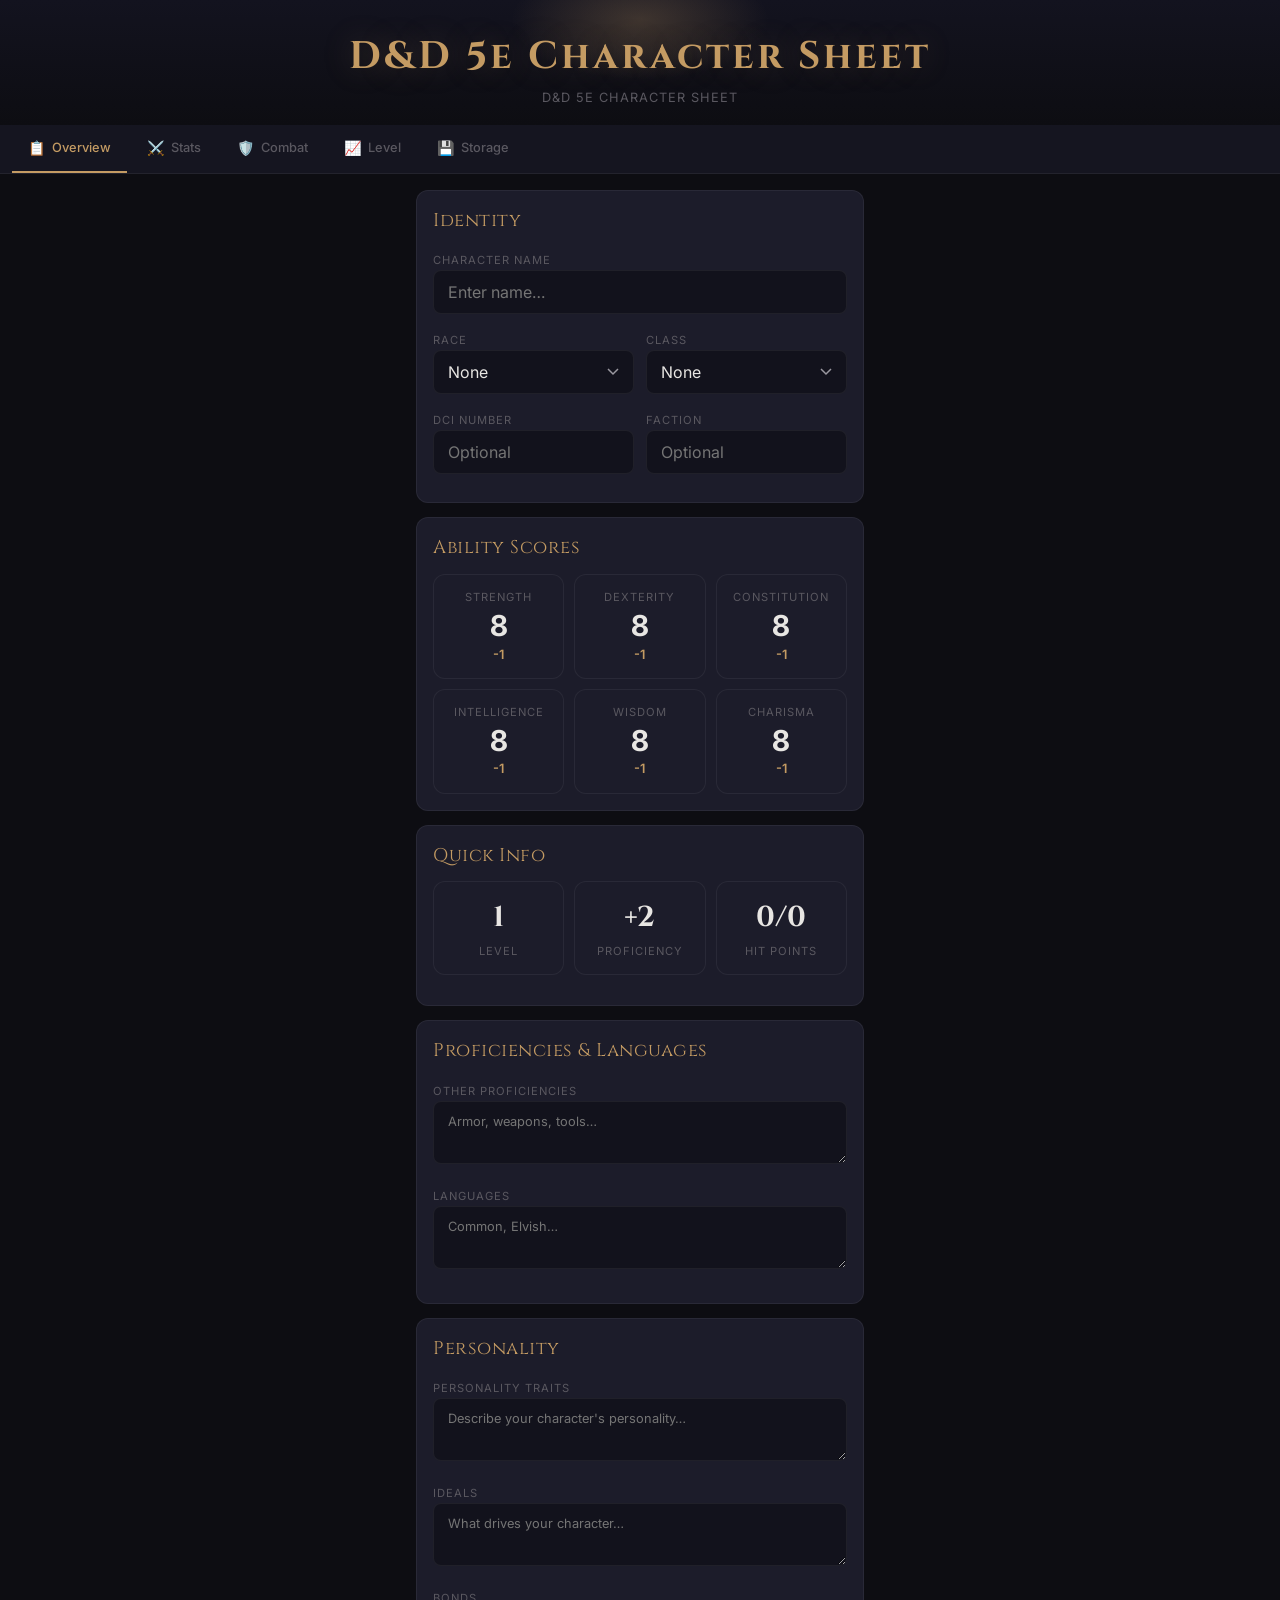
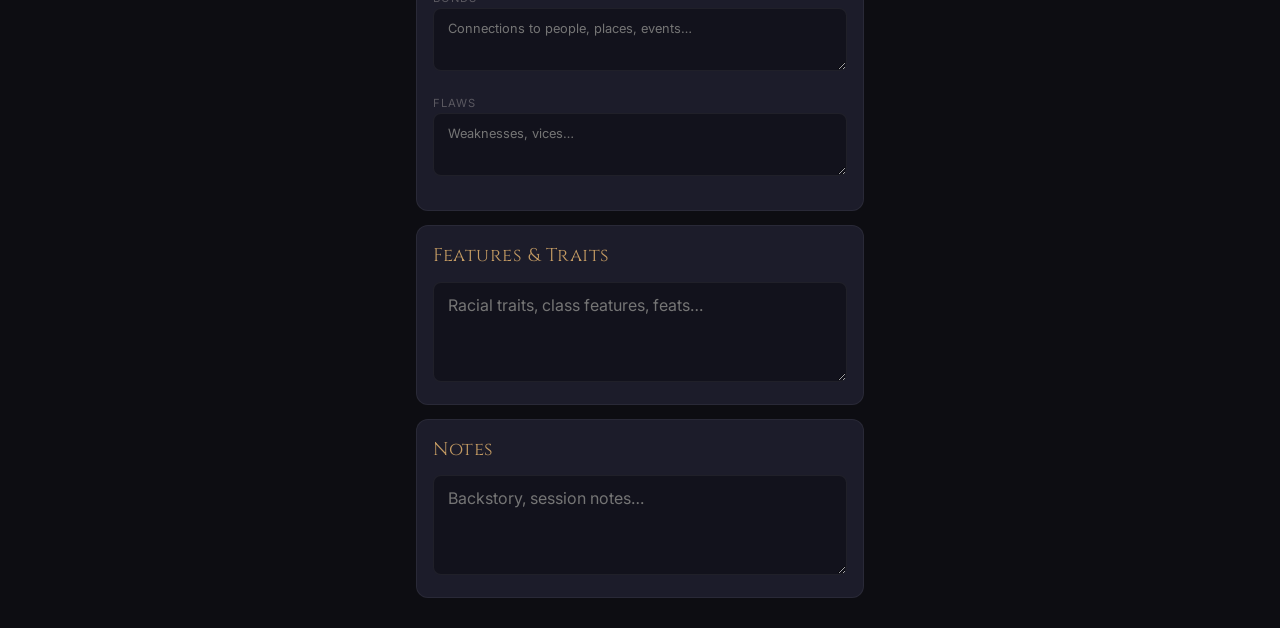
<file: Gemini/index.html>
<!DOCTYPE html>
<html lang="en">

<head>
  <meta charset="UTF-8">
  <meta name="viewport" content="width=device-width, initial-scale=1.0, maximum-scale=1.0, user-scalable=no">
  <title>D&amp;D 5e Character Sheet</title>
  <meta name="description"
    content="Mobile-responsive D&D 5e digital character sheet with point-buy creation, real-time modifiers, combat tracking, and persistent storage.">
  <link rel="preconnect" href="https://fonts.googleapis.com">
  <link rel="preconnect" href="https://fonts.gstatic.com" crossorigin>
  <link
    href="https://fonts.googleapis.com/css2?family=Cinzel:wght@400;600;700&family=Inter:wght@300;400;500;600;700&display=swap"
    rel="stylesheet">
  <link rel="stylesheet" href="css/style.css">
</head>

<body>

  <header id="app-header" class="app-header">
    <div class="header-glow"></div>
    <h1 class="logo" id="char-logo">D&amp;D 5e Character Sheet</h1>
    <p class="subtitle">D&D 5e Character Sheet</p>
  </header>

  <nav id="tab-bar" class="tab-bar" role="tablist" aria-label="Character sheet sections"></nav>

  <main id="main-content" class="container" aria-live="polite"></main>

  <div id="toast" class="toast" role="status" aria-live="polite"></div>

  <script type="module" src="js/app.js"></script>
</body>

</html>
</file>
<file: Gemini/css/style.css>
/* ===== RESET & CUSTOM PROPERTIES ===== */
*, *::before, *::after { box-sizing: border-box; margin: 0; padding: 0; }

:root {
  --bg-base: #0d0d12;
  --bg-surface: #151520;
  --bg-card: #1c1c2a;
  --bg-card-hover: #24243a;
  --bg-input: #12121c;
  --accent: #c49b63;
  --accent-glow: rgba(196, 155, 99, 0.25);
  --accent-dim: #8a6d3b;
  --accent-light: #d4b483;
  --text-primary: #e8e6e3;
  --text-secondary: #9a98a0;
  --text-muted: #5a5860;
  --success: #4ade80;
  --success-dim: rgba(74, 222, 128, 0.15);
  --danger: #ef4444;
  --danger-dim: rgba(239, 68, 68, 0.15);
  --warning: #f59e0b;
  --border: rgba(255,255,255,0.06);
  --border-accent: rgba(196,155,99,0.25);
  --font-body: 'Inter', -apple-system, BlinkMacSystemFont, sans-serif;
  --font-display: 'Cinzel', Georgia, serif;
  --fs-xs: 0.7rem;
  --fs-sm: 0.8rem;
  --fs-base: clamp(0.9rem, 2.5vw, 1rem);
  --fs-lg: 1.15rem;
  --fs-xl: 1.4rem;
  --fs-2xl: 1.8rem;
  --fs-3xl: 2.4rem;
  --radius-sm: 8px;
  --radius-md: 12px;
  --radius-lg: 16px;
  --radius-xl: 20px;
  --radius-full: 50%;
  --ease: cubic-bezier(0.4, 0, 0.2, 1);
  --duration: 200ms;
}

html { font-size: 16px; -webkit-tap-highlight-color: transparent; }
body {
  font-family: var(--font-body);
  font-size: var(--fs-base);
  color: var(--text-primary);
  background: var(--bg-base);
  min-height: 100dvh;
  line-height: 1.5;
  overflow-x: hidden;
}

/* ===== HEADER ===== */
.app-header {
  position: relative;
  text-align: center;
  padding: 28px 16px 18px;
  background: linear-gradient(180deg, #13131f 0%, var(--bg-base) 100%);
  overflow: hidden;
}
.header-glow {
  position: absolute;
  top: -40px; left: 50%; transform: translateX(-50%);
  width: 260px; height: 120px;
  background: radial-gradient(ellipse, var(--accent-glow) 0%, transparent 70%);
  pointer-events: none;
}
.logo {
  font-family: var(--font-display);
  font-size: var(--fs-3xl);
  font-weight: 700;
  color: var(--accent);
  letter-spacing: 3px;
  text-shadow: 0 0 30px var(--accent-glow);
  transition: all 0.4s var(--ease);
}
.logo.animate-in {
  animation: fadeSlideIn 0.5s var(--ease) forwards;
}
@keyframes fadeSlideIn {
  from { opacity: 0; transform: translateY(-10px); }
  to { opacity: 1; transform: translateY(0); }
}
.subtitle {
  font-size: var(--fs-sm);
  color: var(--text-muted);
  margin-top: 2px;
  letter-spacing: 1px;
  text-transform: uppercase;
}

/* ===== TAB BAR ===== */
.tab-bar {
  display: flex;
  gap: 4px;
  padding: 0 12px;
  overflow-x: auto;
  -webkit-overflow-scrolling: touch;
  scrollbar-width: none;
  background: var(--bg-surface);
  border-bottom: 1px solid var(--border);
  position: sticky;
  top: 0;
  z-index: 100;
}
.tab-bar::-webkit-scrollbar { display: none; }
.tab-btn {
  flex: 0 0 auto;
  display: flex;
  align-items: center;
  gap: 6px;
  padding: 12px 16px;
  min-height: 48px;
  border: none;
  background: none;
  color: var(--text-muted);
  font-family: var(--font-body);
  font-size: var(--fs-sm);
  font-weight: 500;
  cursor: pointer;
  white-space: nowrap;
  border-bottom: 2px solid transparent;
  transition: color var(--duration) var(--ease), border-color var(--duration) var(--ease);
}
.tab-btn:hover { color: var(--text-secondary); }
.tab-btn.active {
  color: var(--accent);
  border-bottom-color: var(--accent);
}
.tab-btn .tab-icon { font-size: 1.1em; }

/* ===== CONTAINER & PANELS ===== */
.container {
  max-width: 480px;
  margin: 0 auto;
  padding: 16px;
}
.tab-panel { display: none; animation: fadeIn 0.3s var(--ease); }
.tab-panel.active { display: block; }
@keyframes fadeIn { from { opacity: 0; transform: translateY(6px); } to { opacity: 1; transform: translateY(0); } }

/* ===== CARDS ===== */
.card {
  background: var(--bg-card);
  border: 1px solid var(--border);
  border-radius: var(--radius-md);
  padding: 16px;
  margin-bottom: 14px;
  transition: border-color var(--duration) var(--ease);
}
.card:hover { border-color: var(--border-accent); }
.card-title {
  font-family: var(--font-display);
  font-size: var(--fs-lg);
  color: var(--accent);
  margin-bottom: 12px;
  letter-spacing: 0.5px;
}
.card-label {
  font-size: var(--fs-xs);
  color: var(--text-muted);
  text-transform: uppercase;
  letter-spacing: 1px;
  margin-bottom: 4px;
}

/* ===== FORM ELEMENTS ===== */
.input, .select {
  width: 100%;
  padding: 10px 14px;
  min-height: 44px;
  background: var(--bg-input);
  border: 1px solid var(--border);
  border-radius: var(--radius-sm);
  color: var(--text-primary);
  font-family: var(--font-body);
  font-size: var(--fs-base);
  transition: border-color var(--duration) var(--ease);
}
.input:focus, .select:focus {
  outline: none;
  border-color: var(--accent);
  box-shadow: 0 0 0 3px var(--accent-glow);
}
.select { cursor: pointer; appearance: none;
  background-image: url("data:image/svg+xml,%3Csvg xmlns='http://www.w3.org/2000/svg' width='12' height='8'%3E%3Cpath d='M1 1l5 5 5-5' stroke='%239a98a0' stroke-width='1.5' fill='none'/%3E%3C/svg%3E");
  background-repeat: no-repeat;
  background-position: right 14px center;
  padding-right: 36px;
}
textarea.input { min-height: 100px; resize: vertical; line-height: 1.6; }
.form-group { margin-bottom: 12px; }
.form-row { display: flex; gap: 12px; }
.form-row > * { flex: 1; }

/* ===== BUTTONS ===== */
.btn {
  display: inline-flex;
  align-items: center;
  justify-content: center;
  gap: 6px;
  min-height: 44px;
  padding: 10px 20px;
  border: none;
  border-radius: var(--radius-sm);
  font-family: var(--font-body);
  font-size: var(--fs-sm);
  font-weight: 600;
  cursor: pointer;
  transition: all var(--duration) var(--ease);
  text-transform: uppercase;
  letter-spacing: 0.5px;
}
.btn-primary {
  background: linear-gradient(135deg, var(--accent) 0%, var(--accent-dim) 100%);
  color: #0d0d12;
}
.btn-primary:hover { box-shadow: 0 4px 20px var(--accent-glow); transform: translateY(-1px); }
.btn-primary:active { transform: translateY(0); }
.btn-secondary {
  background: var(--bg-card);
  color: var(--text-primary);
  border: 1px solid var(--border);
}
.btn-secondary:hover { border-color: var(--accent); color: var(--accent); }
.btn-danger {
  background: var(--danger-dim);
  color: var(--danger);
  border: 1px solid rgba(239,68,68,0.2);
}
.btn-danger:hover { background: rgba(239,68,68,0.25); }
.btn-sm { min-height: 36px; padding: 6px 14px; font-size: var(--fs-xs); }
.btn-block { width: 100%; }
.btn-icon {
  width: 44px; height: 44px;
  padding: 0;
  border-radius: var(--radius-sm);
  font-size: var(--fs-lg);
  background: var(--bg-surface);
  color: var(--text-secondary);
  border: 1px solid var(--border);
}
.btn-icon:hover { border-color: var(--accent); color: var(--accent); }

/* ===== STAT ALLOCATION (Stats Tab) ===== */
.point-budget {
  text-align: center;
  padding: 14px;
  background: var(--bg-surface);
  border-radius: var(--radius-md);
  margin-bottom: 16px;
  border: 1px solid var(--border);
}
.point-budget-value {
  font-family: var(--font-display);
  font-size: var(--fs-2xl);
  color: var(--accent);
}
.point-budget-value.over-budget { color: var(--danger); }
.stat-row {
  display: flex;
  align-items: center;
  gap: 8px;
  padding: 10px 12px;
  background: var(--bg-card);
  border: 1px solid var(--border);
  border-radius: var(--radius-sm);
  margin-bottom: 8px;
  transition: border-color var(--duration) var(--ease);
}
.stat-row:hover { border-color: var(--border-accent); }
.stat-name {
  width: 90px;
  font-weight: 700;
  font-size: var(--fs-sm);
  color: var(--accent);
  letter-spacing: 0.5px;
}
.stat-abbr {
  width: 30px;
  font-size: var(--fs-xs);
  color: var(--text-muted);
  letter-spacing: 1px;
  text-align: center;
}
.stat-controls {
  display: flex;
  align-items: center;
  gap: 6px;
}
.stat-value {
  width: 36px;
  text-align: center;
  font-size: var(--fs-lg);
  font-weight: 700;
  color: var(--text-primary);
}
.stat-bonus {
  font-size: var(--fs-xs);
  color: var(--accent-light);
  width: 28px;
  text-align: center;
}
.stat-modifier {
  margin-left: auto;
  min-width: 44px;
  text-align: center;
  padding: 6px 10px;
  background: var(--bg-surface);
  border-radius: var(--radius-sm);
  font-weight: 700;
  font-size: var(--fs-base);
  color: var(--text-primary);
}
.stat-cost {
  font-size: var(--fs-xs);
  color: var(--text-muted);
  width: 50px;
  text-align: right;
}
.stepper-btn {
  width: 36px; height: 36px;
  display: flex; align-items: center; justify-content: center;
  border: 1px solid var(--border);
  border-radius: var(--radius-sm);
  background: var(--bg-surface);
  color: var(--text-secondary);
  font-size: var(--fs-lg);
  cursor: pointer;
  transition: all var(--duration) var(--ease);
  user-select: none;
  -webkit-user-select: none;
}
.stepper-btn:hover { border-color: var(--accent); color: var(--accent); }
.stepper-btn:active { transform: scale(0.92); }
.stepper-btn:disabled { opacity: 0.3; cursor: not-allowed; }
.stepper-btn:disabled:hover { border-color: var(--border); color: var(--text-muted); }

/* ===== STAT SUMMARY (Overview) ===== */
.stat-grid {
  display: grid;
  grid-template-columns: repeat(3, 1fr);
  gap: 10px;
}
.stat-circle {
  display: flex;
  flex-direction: column;
  align-items: center;
  padding: 14px 8px;
  background: var(--bg-card);
  border: 1px solid var(--border);
  border-radius: var(--radius-md);
  transition: border-color var(--duration) var(--ease);
}
.stat-circle:hover { border-color: var(--border-accent); }
.stat-circle-label {
  font-size: var(--fs-xs);
  color: var(--text-muted);
  text-transform: uppercase;
  letter-spacing: 1px;
  margin-bottom: 6px;
}
.stat-circle-score {
  font-size: var(--fs-2xl);
  font-weight: 700;
  color: var(--text-primary);
  line-height: 1;
}
.stat-circle-mod {
  font-size: var(--fs-sm);
  color: var(--accent);
  font-weight: 600;
  margin-top: 4px;
}

/* ===== HP TRACKER ===== */
.hp-display {
  text-align: center;
  padding: 20px;
  background: var(--bg-card);
  border: 1px solid var(--border);
  border-radius: var(--radius-md);
  margin-bottom: 14px;
}
.hp-label { font-size: var(--fs-xs); color: var(--text-muted); text-transform: uppercase; letter-spacing: 1px; margin-bottom: 6px; }
.hp-numbers {
  font-family: var(--font-display);
  font-size: var(--fs-3xl);
  font-weight: 700;
}
.hp-current { color: var(--success); }
.hp-current.hurt { color: var(--warning); }
.hp-current.critical { color: var(--danger); }
.hp-separator { color: var(--text-muted); margin: 0 4px; }
.hp-max { color: var(--text-secondary); }
.hp-bar {
  width: 100%;
  height: 8px;
  background: var(--bg-surface);
  border-radius: 4px;
  margin-top: 12px;
  overflow: hidden;
}
.hp-bar-fill {
  height: 100%;
  background: linear-gradient(90deg, var(--success), #22c55e);
  border-radius: 4px;
  transition: width 0.4s var(--ease), background 0.4s var(--ease);
}
.hp-bar-fill.hurt { background: linear-gradient(90deg, var(--warning), #d97706); }
.hp-bar-fill.critical { background: linear-gradient(90deg, var(--danger), #dc2626); }
.hp-controls {
  display: flex;
  gap: 8px;
  align-items: center;
  margin-top: 12px;
}
.hp-controls .input { flex: 1; text-align: center; }
.hp-temp {
  display: flex; align-items: center; gap: 10px;
  padding: 10px 14px;
  background: var(--bg-card);
  border: 1px solid var(--border);
  border-radius: var(--radius-sm);
  margin-bottom: 14px;
}
.hp-temp-label { font-size: var(--fs-sm); color: var(--text-secondary); }
.hp-temp .input { width: 70px; text-align: center; }

/* ===== COMBAT STATS ROW ===== */
.combat-row {
  display: flex; gap: 10px; margin-bottom: 14px;
}
.combat-stat {
  flex: 1;
  text-align: center;
  padding: 14px 8px;
  background: var(--bg-card);
  border: 1px solid var(--border);
  border-radius: var(--radius-md);
}
.combat-stat-value {
  font-family: var(--font-display);
  font-size: var(--fs-2xl);
  font-weight: 700;
  color: var(--text-primary);
}
.combat-stat-label {
  font-size: var(--fs-xs);
  color: var(--text-muted);
  text-transform: uppercase;
  letter-spacing: 1px;
  margin-top: 4px;
}

/* ===== DEATH SAVES ===== */
.death-saves {
  padding: 16px;
  background: var(--bg-card);
  border: 1px solid var(--border);
  border-radius: var(--radius-md);
}
.death-saves-title {
  font-family: var(--font-display);
  font-size: var(--fs-base);
  color: var(--accent);
  text-align: center;
  margin-bottom: 14px;
}
.death-saves-row {
  display: flex;
  align-items: center;
  justify-content: center;
  gap: 16px;
  margin-bottom: 10px;
}
.death-saves-row:last-child { margin-bottom: 0; }
.death-saves-label {
  font-size: var(--fs-sm);
  color: var(--text-secondary);
  width: 70px;
  text-align: right;
}
.death-pips { display: flex; gap: 8px; }
.death-pip {
  width: 28px; height: 28px;
  border-radius: var(--radius-full);
  border: 2px solid var(--border);
  background: var(--bg-surface);
  cursor: pointer;
  transition: all var(--duration) var(--ease);
}
.death-pip:hover { border-color: var(--text-muted); }
.death-pip.success-active {
  background: var(--success);
  border-color: var(--success);
  box-shadow: 0 0 10px var(--success-dim);
}
.death-pip.fail-active {
  background: var(--danger);
  border-color: var(--danger);
  box-shadow: 0 0 10px var(--danger-dim);
}
.death-status {
  text-align: center;
  padding: 10px;
  margin-top: 10px;
  border-radius: var(--radius-sm);
  font-weight: 600;
  font-size: var(--fs-sm);
  text-transform: uppercase;
  letter-spacing: 1px;
  display: none;
}
.death-status.stable { display: block; background: var(--success-dim); color: var(--success); }
.death-status.dead { display: block; background: var(--danger-dim); color: var(--danger); }

/* ===== XP / PROGRESSION ===== */
.level-display {
  text-align: center;
  padding: 24px;
  background: var(--bg-card);
  border: 1px solid var(--border-accent);
  border-radius: var(--radius-lg);
  margin-bottom: 14px;
}
.level-number {
  font-family: var(--font-display);
  font-size: 3.5rem;
  font-weight: 700;
  color: var(--accent);
  line-height: 1;
  text-shadow: 0 0 30px var(--accent-glow);
}
.level-label { font-size: var(--fs-sm); color: var(--text-muted); text-transform: uppercase; letter-spacing: 2px; margin-top: 4px; }
.xp-section { margin-bottom: 14px; }
.xp-bar-container {
  padding: 16px;
  background: var(--bg-card);
  border: 1px solid var(--border);
  border-radius: var(--radius-md);
}
.xp-info {
  display: flex;
  justify-content: space-between;
  font-size: var(--fs-sm);
  color: var(--text-secondary);
  margin-bottom: 8px;
}
.xp-bar {
  width: 100%; height: 10px;
  background: var(--bg-surface);
  border-radius: 5px;
  overflow: hidden;
}
.xp-bar-fill {
  height: 100%;
  background: linear-gradient(90deg, var(--accent-dim), var(--accent), var(--accent-light));
  border-radius: 5px;
  transition: width 0.6s var(--ease);
}
.xp-controls {
  display: flex; gap: 8px; align-items: center; margin-top: 12px;
}
.xp-controls .input { flex: 1; text-align: center; }

/* ===== SKILLS LIST ===== */
.skills-list { display: flex; flex-direction: column; gap: 4px; }
.skill-row {
  display: flex;
  align-items: center;
  gap: 8px;
  padding: 8px 10px;
  border-radius: var(--radius-sm);
  transition: background var(--duration) var(--ease);
}
.skill-row:hover { background: var(--bg-surface); }
.skill-check {
  width: 20px; height: 20px;
  appearance: none;
  -webkit-appearance: none;
  border: 2px solid var(--border);
  border-radius: 4px;
  background: var(--bg-input);
  cursor: pointer;
  transition: all var(--duration) var(--ease);
  position: relative;
  flex-shrink: 0;
}
.skill-check:checked {
  background: var(--accent);
  border-color: var(--accent);
}
.skill-check:checked::after {
  content: '✓';
  position: absolute;
  top: 50%; left: 50%;
  transform: translate(-50%, -50%);
  color: #0d0d12;
  font-size: 12px;
  font-weight: 700;
}
.skill-name {
  flex: 1;
  font-size: var(--fs-sm);
  color: var(--text-primary);
}
.skill-stat {
  font-size: var(--fs-xs);
  color: var(--text-muted);
  width: 30px;
  text-align: center;
}
.skill-mod {
  font-weight: 600;
  font-size: var(--fs-sm);
  color: var(--text-secondary);
  width: 35px;
  text-align: right;
}

/* ===== SESSION TOGGLE ===== */
.toggle-group {
  display: flex;
  background: var(--bg-surface);
  border-radius: var(--radius-sm);
  border: 1px solid var(--border);
  overflow: hidden;
  margin-bottom: 14px;
}
.toggle-option {
  flex: 1;
  padding: 12px;
  min-height: 44px;
  border: none;
  background: none;
  color: var(--text-muted);
  font-family: var(--font-body);
  font-size: var(--fs-sm);
  font-weight: 500;
  cursor: pointer;
  transition: all var(--duration) var(--ease);
}
.toggle-option.active {
  background: var(--accent);
  color: #0d0d12;
  font-weight: 600;
}

/* ===== TOAST ===== */
.toast {
  position: fixed;
  bottom: 24px;
  left: 50%;
  transform: translateX(-50%) translateY(100px);
  padding: 12px 24px;
  background: var(--bg-card);
  border: 1px solid var(--border-accent);
  border-radius: var(--radius-md);
  color: var(--text-primary);
  font-size: var(--fs-sm);
  font-weight: 500;
  box-shadow: 0 8px 32px rgba(0,0,0,0.4);
  z-index: 1000;
  opacity: 0;
  transition: all 0.3s var(--ease);
  pointer-events: none;
  white-space: nowrap;
}
.toast.show {
  opacity: 1;
  transform: translateX(-50%) translateY(0);
}
.toast.success { border-color: var(--success); }
.toast.error { border-color: var(--danger); }

/* ===== COMPACT TEXTAREAS ===== */
textarea.input.textarea-sm { min-height: 60px; font-size: var(--fs-sm); }

/* ===== LIST ENTRIES (Attacks / Equipment) ===== */
.add-row-form {
  display: flex;
  gap: 6px;
  align-items: center;
  flex-wrap: wrap;
  margin-top: 10px;
}
.add-row-form .input { min-height: 36px; padding: 6px 10px; font-size: var(--fs-sm); }
.add-row-form .input:first-child { flex: 1; min-width: 80px; }
.input-sm { min-height: 36px; padding: 6px 10px; font-size: var(--fs-sm); }
.btn-add {
  width: 36px; height: 36px; min-height: 36px;
  padding: 0; font-size: var(--fs-lg); flex-shrink: 0;
}
.list-entry {
  display: flex;
  align-items: center;
  gap: 8px;
  padding: 8px 10px;
  background: var(--bg-surface);
  border: 1px solid var(--border);
  border-radius: var(--radius-sm);
  margin-bottom: 6px;
  transition: border-color var(--duration) var(--ease);
}
.list-entry:hover { border-color: var(--border-accent); }
.list-entry-name {
  flex: 1;
  font-size: var(--fs-sm);
  font-weight: 600;
  color: var(--text-primary);
  white-space: nowrap;
  overflow: hidden;
  text-overflow: ellipsis;
}
.list-entry-detail {
  font-size: var(--fs-xs);
  color: var(--text-secondary);
  white-space: nowrap;
  padding: 2px 6px;
  background: var(--bg-input);
  border-radius: 4px;
}
.list-entry-qty {
  font-size: var(--fs-sm);
  color: var(--accent);
  font-weight: 600;
  min-width: 30px;
  text-align: center;
}
.btn-remove {
  width: 28px; height: 28px;
  display: flex; align-items: center; justify-content: center;
  border: 1px solid transparent;
  border-radius: var(--radius-sm);
  background: none;
  color: var(--text-muted);
  font-size: var(--fs-sm);
  cursor: pointer;
  transition: all var(--duration) var(--ease);
  flex-shrink: 0;
}
.btn-remove:hover { color: var(--danger); border-color: var(--danger); background: var(--danger-dim); }
.empty-list {
  text-align: center;
  padding: 12px;
  font-size: var(--fs-xs);
  color: var(--text-muted);
  font-style: italic;
}

/* ===== UTILITIES ===== */
.text-center { text-align: center; }
.text-accent { color: var(--accent); }
.text-muted { color: var(--text-muted); }
.mt-sm { margin-top: 8px; }
.mt-md { margin-top: 16px; }
.mb-md { margin-bottom: 16px; }
.gap-sm { gap: 8px; }
.hidden { display: none !important; }
.divider {
  height: 1px;
  background: var(--border);
  margin: 16px 0;
}

/* ===== ACCESSIBILITY ===== */
@media (prefers-reduced-motion: reduce) {
  *, *::before, *::after {
    animation-duration: 0.01ms !important;
    transition-duration: 0.01ms !important;
  }
}
:focus-visible {
  outline: 2px solid var(--accent);
  outline-offset: 2px;
}
</file>
